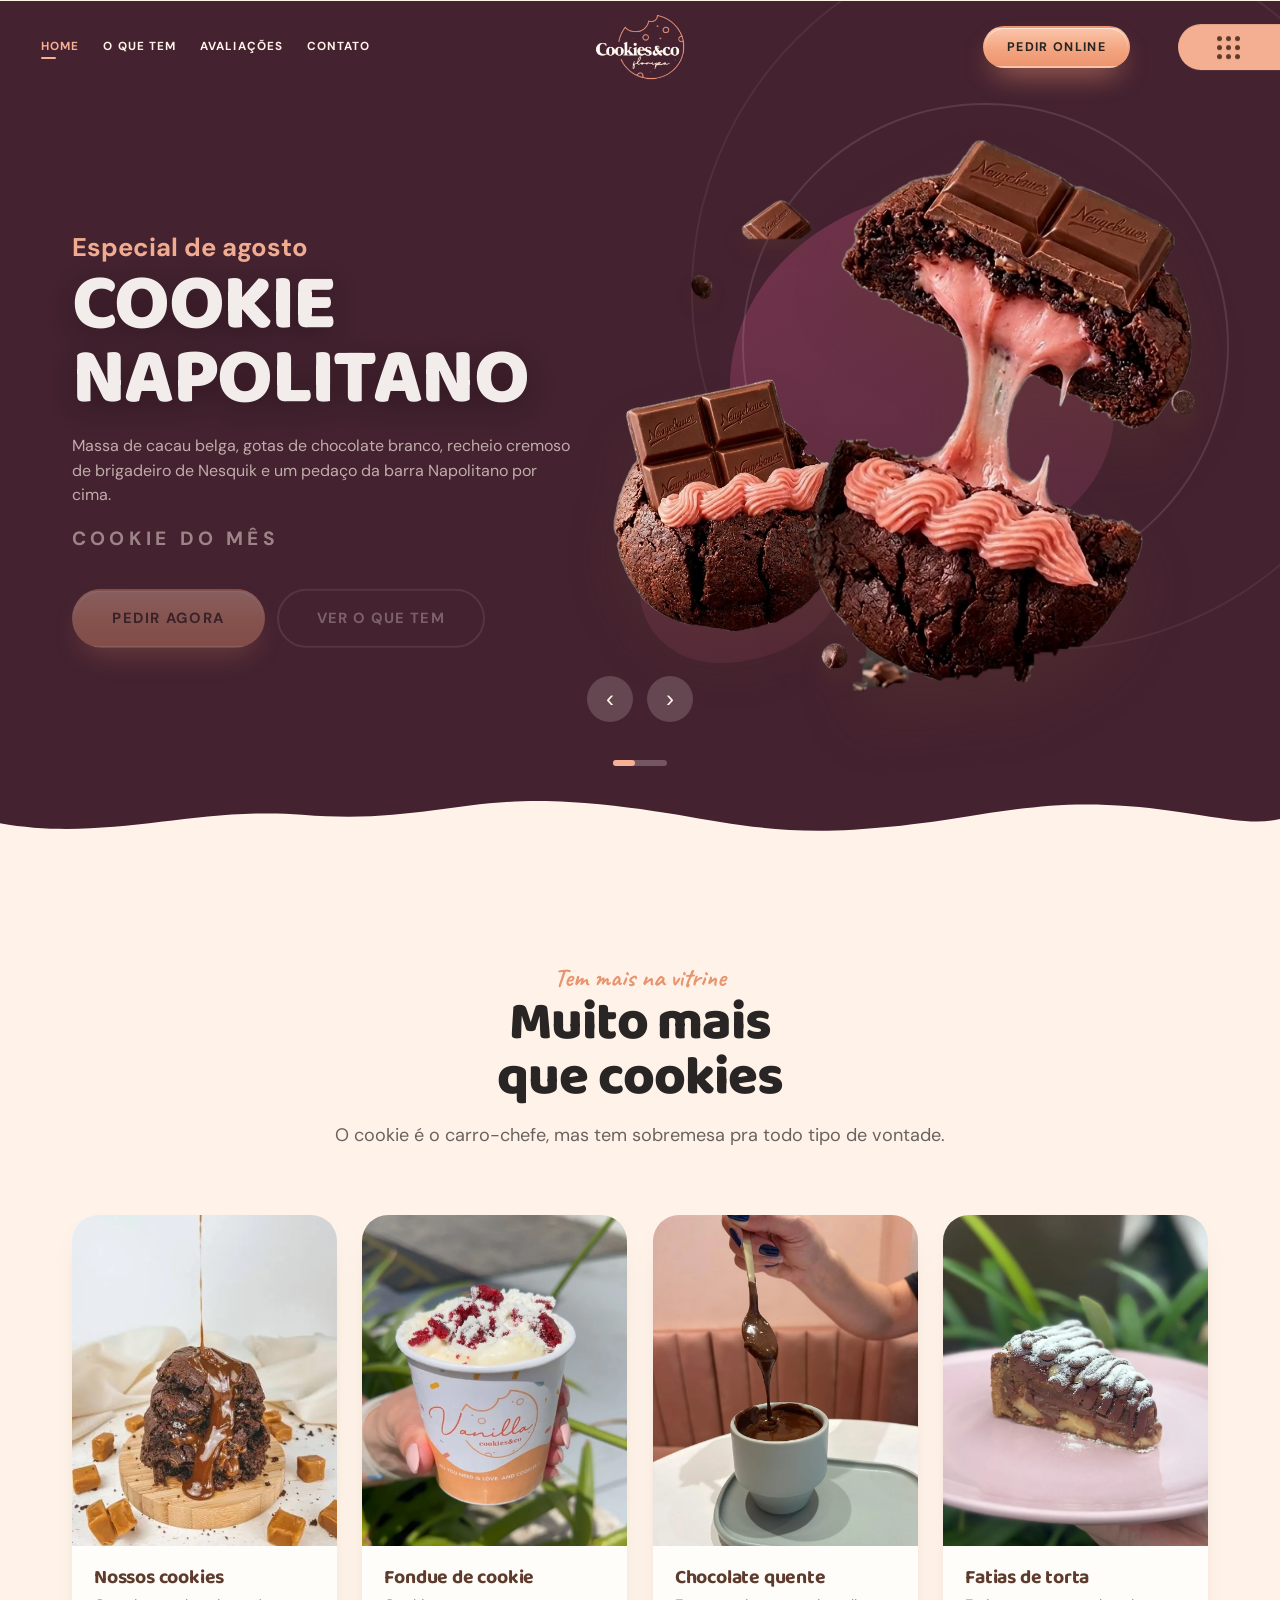
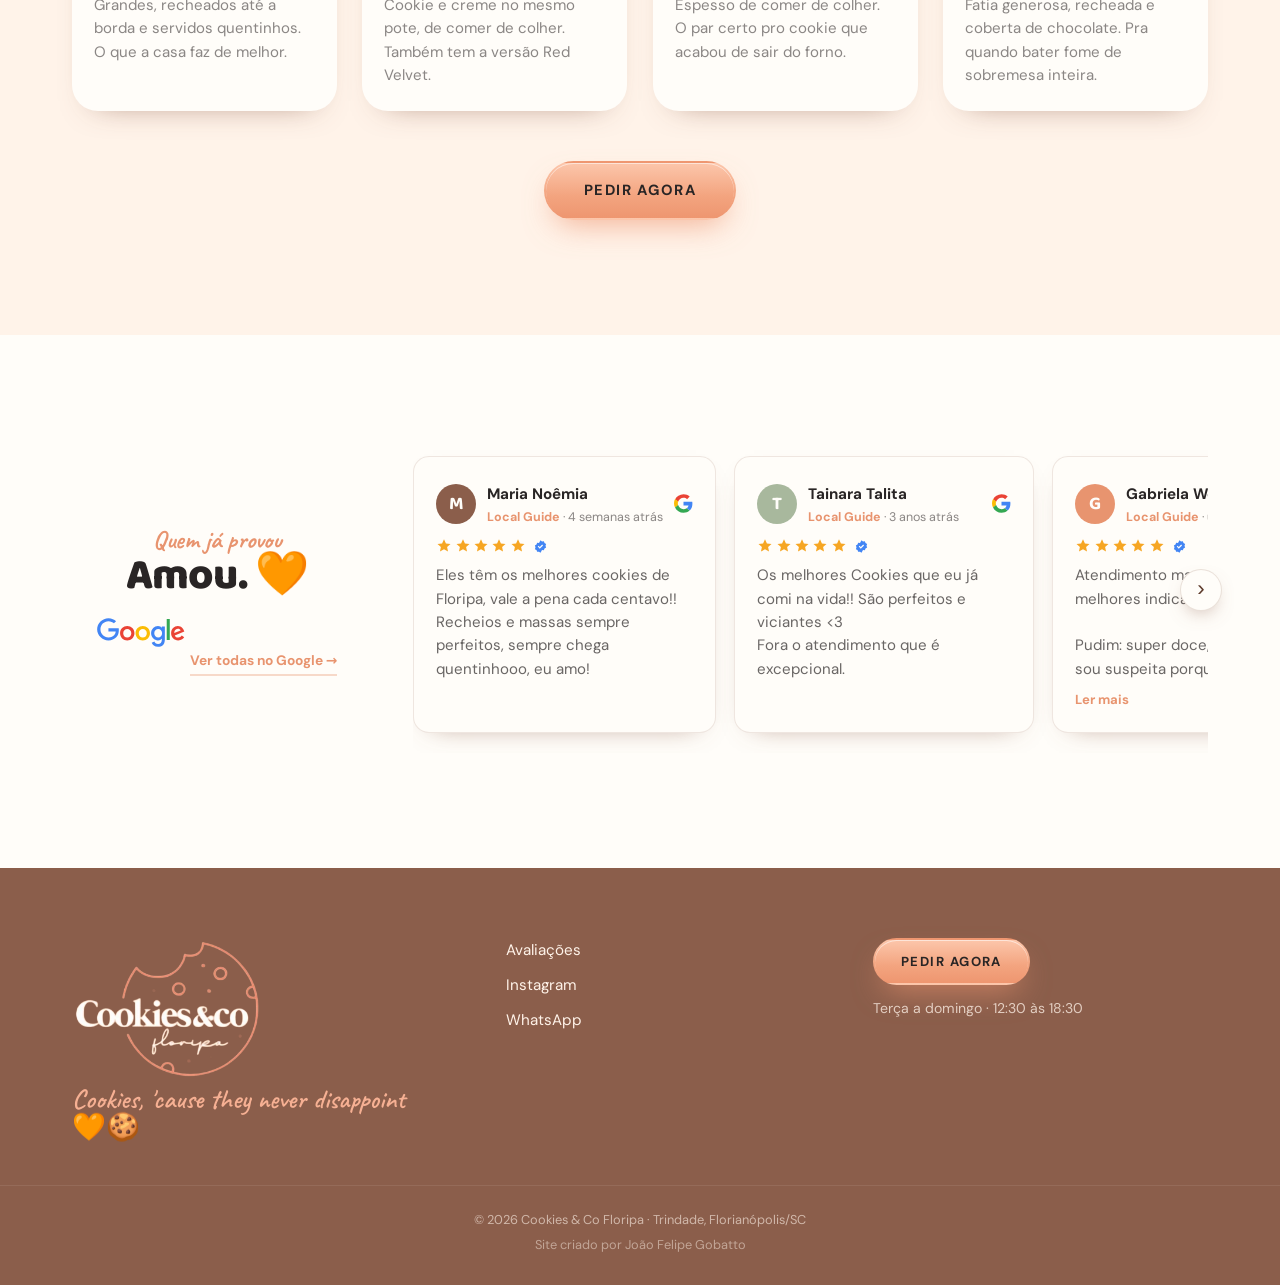
<file: site/index.html>
<!DOCTYPE html>
<html lang="pt-BR">
<head>
<meta charset="UTF-8">
<meta name="viewport" content="width=device-width, initial-scale=1">
<title>Cookies & Co Floripa — cookies recheados e quentinhos na Trindade</title>
<meta name="description" content="Cookies artesanais grandes, recheados e servidos quentinhos na Trindade, Florianópolis. Fondue de cookie, cookie com sorvete e cafés. Delivery, retirada e consumo no local.">
<link rel="canonical" href="https://cookiescofloripa.com.br/">
<meta property="og:type" content="website">
<meta property="og:locale" content="pt_BR">
<meta property="og:title" content="Cookies & Co Floripa — cookies que nunca decepcionam">
<meta property="og:description" content="Cookies grandes, recheados e quentinhos na Trindade. Delivery, retirada e consumo no local.">
<meta property="og:site_name" content="Cookies & Co Floripa">

<link rel="preload" href="assets/fonts/baloo2-latin-4a324d.woff2" as="font" type="font/woff2" crossorigin>
<link rel="preload" href="assets/fonts/dmsans-latin-40fe3c.woff2" as="font" type="font/woff2" crossorigin>
<link rel="stylesheet" href="assets/fonts/fonts.css?v=3">
<link rel="stylesheet" href="assets/css/styles.css?v=3">

<script>
  /* Marca o documento antes da primeira pintura: o CSS esconde o que vai ser
     animado e mostra a cortina. Se o JS da animação não rodar em 3s (falha de
     rede, erro), o próprio script solta tudo — o site nunca fica preso atrás
     da cortina. */
  document.documentElement.classList.add('carregando');
  setTimeout(function () { document.documentElement.classList.remove('carregando'); }, 3000);
</script>
</head>
<body>

<!-- ============================================================
     CORTINA DE ABERTURA — duas cores deslizam pra cima em sequência
     e revelam o site. O JS fica em assets/js/intro.js.
     ============================================================ -->
<div class="cortina" id="cortina" aria-hidden="true">
  <div class="cortina__folha cortina__folha--b"></div>
  <div class="cortina__folha cortina__folha--a">
    <img class="cortina__logo" src="assets/img/logo-claro.webp?v=3" alt="" width="324" height="242">
  </div>
</div>

<!-- ============================================================
     HEADER — mesma arquitetura da referência: menu em caixa alta à
     esquerda, logo centralizada, CTA em pill à direita e a barra
     colorida sangrando na borda direita.
     ============================================================ -->
<header class="hd" id="hd">
  <div class="wrap hd__in">
    <nav class="hd__nav" aria-label="Navegação principal" data-entra="menu">
      <a href="#top" class="is-atual">Home</a>
      <a href="#mais">O que tem</a>
      <a href="#avaliacoes">Avaliações</a>
      <a href="#contato">Contato</a>
    </nav>

    <a class="brand" data-entra href="#top" aria-label="Cookies &amp; Co Floripa — início">
      <img class="logo--claro" src="assets/img/logo-claro.webp?v=3" alt="Cookies &amp; Co Floripa" width="324" height="242">
      <img class="logo--marrom" src="assets/img/logo-marrom.webp?v=3" alt="" aria-hidden="true" width="324" height="242">
    </a>

    <div class="hd__acoes" data-entra>
      <a href="#" class="btn btn--cta btn--sm" data-link="pedido">Pedir online</a>
    </div>

    <button class="hd__burger" aria-label="Abrir menu" aria-expanded="false" aria-controls="menu-mob">
      <span></span><span></span><span></span>
    </button>
  </div>

  <a class="hd__grade" data-entra-grade href="https://instagram.com/cookiescofloripa" target="_blank" rel="noopener"
     aria-label="Instagram da Cookies &amp; Co Floripa" title="@cookiescofloripa">
    <span aria-hidden="true"><i></i><i></i><i></i><i></i><i></i><i></i><i></i><i></i><i></i></span>
  </a>

  <div class="menu-mob" id="menu-mob" hidden>
    <a href="#mais">O que tem</a>
    <a href="#avaliacoes">Avaliações</a>
    <a href="#contato">Contato</a>
    <a href="#" class="btn btn--cta" data-link="pedido">Pedir agora</a>
  </div>
</header>

<main id="top">

<!-- ============================================================
     HERO — espelha o slider da referência (grillburger.com.br):
     fundo chapado full-bleed, blobs orgânicos atrás do produto,
     headline gigante em caixa alta à esquerda, produto explodido
     à direita, setas de navegação e borda recortada embaixo.
     O palco do produto (.stage) é o espaço reservado pro cookie
     interativo — ver site/README.md, seção "O cookie do hero".
     ============================================================ -->
<section class="hero" id="hero" aria-roledescription="carrossel" aria-label="Destaques">
  <div class="hero__bg" aria-hidden="true">
    <span class="hero__blob hero__blob--1"></span>
    <span class="hero__blob hero__blob--2"></span>
    <span class="hero__ring hero__ring--1"></span>
    <span class="hero__ring hero__ring--2"></span>
  </div>

  <div class="wrap hero__in" data-entra-hero>

    <!-- Cada slide carrega o próprio tema. data-bg pinta o fundo da seção,
         data-blob e data-blob2 as formas orgânicas atrás do produto. A cor sai
         do tom dominante da massa do cookie, escurecida — ver site/README.md. -->

    <!-- ---------- slide 1: cookie do mês ----------
         Este slide troca todo mês. O que muda: as três cores do tema, o texto e
         as imagens do palco. Passo a passo em site/README.md, "Cookie do mês". -->
    <article class="hero__slide is-active" role="group" aria-label="1 de 3"
             data-bg="#442230" data-blob="#5E2C40" data-blob2="#7B3753">
      <div class="hero__copy">
        <p class="hero__over">Especial de agosto</p>
        <h1>Cookie<br>Napolitano</h1>
        <p class="hero__desc">Massa de cacau belga, gotas de chocolate branco, recheio cremoso de
          brigadeiro de Nesquik e um pedaço da barra Napolitano por cima.</p>
        <p class="hero__tag">Cookie do mês</p>
        <div class="hero__cta">
          <a href="#" class="btn btn--cta btn--lg btn--pulsa" data-link="pedido" data-produto="napolitano">Pedir agora</a>
          <a href="#mais" class="btn btn--outline-light btn--lg">Ver o que tem</a>
        </div>
      </div>
      <div class="stage">
        <div class="stage__layer camada--inteiro" style="--l:-6%;--t:40%;--w:42%;--f:.45">
          <img src="assets/img/hero/napo-inteiro.webp?v=3" alt="Cookie Napolitano inteiro, com creme rosa e barra de chocolate por cima" width="454" height="496" fetchpriority="high">
        </div>
        <div class="stage__layer camada--chip" style="--l:17%;--t:9%;--w:13%;--f:2.4">
          <img src="assets/img/hero/napo-barra.webp?v=3" alt="" width="172" height="101">
        </div>
        <div class="stage__layer camada--partido" style="--l:28%;--t:-2%;--w:70%;--f:1.15">
          <img src="assets/img/hero/napo-partido.webp?v=3" alt="Cookie Napolitano partido ao meio, com o recheio rosa esticando entre as metades" width="499" height="712" fetchpriority="high">
        </div>
        <div class="stage__layer camada--chip" style="--l:93%;--t:42%;--w:5%;--f:3.1">
          <img src="assets/img/hero/napo-chip-1.webp?v=3" alt="" width="61" height="60">
        </div>
        <div class="stage__layer camada--chip" style="--l:31%;--t:86%;--w:5.5%;--f:2.2">
          <img src="assets/img/hero/napo-chip-2.webp?v=3" alt="" width="62" height="59">
        </div>
        <div class="stage__layer camada--chip" style="--l:8%;--t:22%;--w:4.5%;--f:3.4">
          <img src="assets/img/hero/napo-chip-3.webp?v=3" alt="" width="56" height="62">
        </div>
      </div>
    </article>

    <!-- ---------- slide 1: chocolate ---------- -->
    <article class="hero__slide" role="group" aria-label="2 de 3" aria-hidden="true"
             data-bg="#3A231A" data-blob="#52301F" data-blob2="#6B3F27">
      <div class="hero__copy">
        <p class="hero__over">Que tal pedir</p>
        <h1>Triplo<br>Chocolate</h1>
        <p class="hero__tag">Delivery</p>
        <div class="hero__cta">
          <a href="#" class="btn btn--cta btn--lg btn--pulsa" data-link="pedido" data-produto="triplo-chocolate">Pedir agora</a>
          <a href="#avaliacoes" class="btn btn--outline-light btn--lg">Quem já provou</a>
        </div>
      </div>

      <!-- Cookie interativo. Cada camada é um recorte com fundo transparente que
           anda em ritmo próprio com o mouse e se abre no hover.
           Posição de cada uma: --l esquerda, --t topo, --w largura (% do palco). -->
      <div class="stage">
        <div class="stage__layer camada--inteiro" style="--l:-4%;--t:38%;--w:40%;--f:.45">
          <img src="assets/img/hero/cookie-inteiro.webp?v=3" alt="Cookie Triplo Chocolate inteiro" width="857" height="888">
        </div>
        <div class="stage__layer camada--chip" style="--l:14%;--t:10%;--w:6%;--f:2.6">
          <img src="assets/img/hero/chip-2.webp?v=3" alt="" width="115" height="117">
        </div>
        <div class="stage__layer camada--partido" style="--l:24%;--t:-4%;--w:76%;--f:1.15">
          <img src="assets/img/hero/cookie-partido.webp?v=3" alt="Cookie Triplo Chocolate partido ao meio, com creme e doce de leite escorrendo" width="925" height="1290" fetchpriority="high">
        </div>
        <div class="stage__layer camada--chip" style="--l:93%;--t:46%;--w:6%;--f:3.1">
          <img src="assets/img/hero/chip-3.webp?v=3" alt="" width="110" height="116">
        </div>
        <div class="stage__layer camada--chip" style="--l:34%;--t:88%;--w:6.5%;--f:2.2">
          <img src="assets/img/hero/chip-1.webp?v=3" alt="" width="116" height="121">
        </div>
      </div>
    </article>

    <!-- ---------- slide 2: Red Ninho ---------- -->
    <article class="hero__slide" role="group" aria-label="3 de 3" aria-hidden="true"
             data-bg="#4E1217" data-blob="#6D181E" data-blob2="#8C1D25">
      <div class="hero__copy">
        <p class="hero__over">Já provou o</p>
        <h1>Red Ninho<br>recheado?</h1>
        <p class="hero__tag">Delivery</p>
        <div class="hero__cta">
          <a href="#" class="btn btn--cta btn--lg btn--pulsa" data-link="pedido" data-produto="red-ninho">Pedir agora</a>
          <a href="#avaliacoes" class="btn btn--outline-light btn--lg">Quem já provou</a>
        </div>
      </div>
      <div class="stage">
        <div class="stage__layer camada--inteiro" style="--l:-4%;--t:38%;--w:40%;--f:.45">
          <img src="assets/img/hero/ninho-inteiro.webp?v=3" alt="Cookie Red Ninho inteiro" loading="lazy" width="835" height="853">
        </div>
        <div class="stage__layer camada--chip" style="--l:14%;--t:10%;--w:6%;--f:2.6">
          <img src="assets/img/hero/ninho-chip-3.webp?v=3" alt="" loading="lazy" width="111" height="114">
        </div>
        <div class="stage__layer camada--partido" style="--l:24%;--t:-4%;--w:76%;--f:1.15">
          <img src="assets/img/hero/ninho-partido.webp?v=3" alt="Cookie Red Ninho partido ao meio, com o recheio de creme escorrendo" loading="lazy" width="899" height="1252">
        </div>
        <div class="stage__layer camada--chip" style="--l:93%;--t:46%;--w:6%;--f:3.1">
          <img src="assets/img/hero/ninho-chip-2.webp?v=3" alt="" loading="lazy" width="110" height="117">
        </div>
        <div class="stage__layer camada--chip" style="--l:34%;--t:88%;--w:6.5%;--f:2.2">
          <img src="assets/img/hero/ninho-chip-1.webp?v=3" alt="" loading="lazy" width="114" height="121">
        </div>
      </div>
    </article>

    <!-- Quando chegarem as fotos do fondue e do cookie com sorvete, é só duplicar
         um slide acima trocando texto e imagem — o slider já conta os slides sozinho. -->
  </div>

  <div class="hero__arrows">
    <button class="hero__arrow" data-slide="-1" aria-label="Destaque anterior">‹</button>
    <button class="hero__arrow" data-slide="1" aria-label="Próximo destaque">›</button>
  </div>

  <a class="hero__scroll" href="#avaliacoes" aria-label="Rolar para o conteúdo"><span></span></a>

  <svg class="hero__edge" viewBox="0 0 1440 60" preserveAspectRatio="none" aria-hidden="true">
    <path d="M0,60 L0,34 C120,52 220,18 340,26 C470,35 520,8 640,14 C780,21 830,46 960,40 C1090,34 1150,10 1270,18 C1350,23 1400,38 1440,30 L1440,60 Z"/>
  </svg>
</section>

<!-- ============================================================
     MUITO MAIS QUE COOKIES — o que a loja vende além do cookie.
     Cartão com foto em retrato, nome e uma linha. Foto que falta vira
     placeholder identificado, como no resto do site.
     ============================================================ -->
<section class="sec mais" id="mais">
  <div class="wrap">
    <header class="sec__hd">
      <p class="over">Tem mais na vitrine</p>
      <h2>Muito mais<br>que cookies</h2>
      <p class="lead lead--centro">O cookie é o carro-chefe, mas tem sobremesa pra todo tipo de vontade.</p>
    </header>

    <div class="mais__grade">
      <article class="prod">
        <figure class="shot shot--prod" data-shot="cookies">
          <img src="assets/img/produtos/cookies.webp?v=3" alt="Pilha de cookies de chocolate com doce de leite escorrendo por cima" loading="lazy" width="409" height="511">
        </figure>
        <h3>Nossos cookies</h3>
        <p>Grandes, recheados até a borda e servidos quentinhos. O que a casa faz de melhor.</p>
      </article>

      <article class="prod">
        <figure class="shot shot--prod" data-shot="fondue de cookie">
          <img src="assets/img/produtos/fondue.webp?v=3" alt="Fondue de cookie servido no copo, com farofa de cookie e pedaços de red velvet por cima" loading="lazy" width="900" height="1125">
        </figure>
        <h3>Fondue de cookie</h3>
        <p>Cookie e creme no mesmo pote, de comer de colher. Também tem a versão Red Velvet.</p>
      </article>

      <article class="prod">
        <figure class="shot shot--prod" data-shot="chocolate quente">
          <img src="assets/img/produtos/chocolate-quente.webp?v=3" alt="Chocolate quente cremoso numa xícara, com a colher levantando o chocolate" loading="lazy" width="900" height="1125">
        </figure>
        <h3>Chocolate quente</h3>
        <p>Espesso de comer de colher. O par certo pro cookie que acabou de sair do forno.</p>
      </article>

      <article class="prod">
        <figure class="shot shot--prod" data-shot="fatia de torta">
          <img src="assets/img/produtos/torta.webp?v=3" alt="Fatia de torta com camadas de creme e cobertura de chocolate polvilhada" loading="lazy" width="900" height="1125">
        </figure>
        <h3>Fatias de torta</h3>
        <p>Fatia generosa, recheada e coberta de chocolate. Pra quando bater fome de sobremesa inteira.</p>
      </article>
    </div>

    <div class="center mais__cta">
      <a href="#" class="btn btn--cta btn--lg" data-link="pedido">Pedir agora</a>
    </div>
  </div>
</section>

<!-- ============================================================
     AVALIAÇÕES — resumo à esquerda, carrossel de depoimentos à direita.
     Os dados vivem na lista AVALIACOES em assets/js/main.js.
     ============================================================ -->
<section class="sec avals" id="avaliacoes">
  <div class="wrap avals__in">

    <aside class="avals__resumo">
      <!-- Enquanto a nota do Google não estiver confirmada, o bloco vira título de
           seção. Assim que RESUMO for preenchido em main.js, ele troca sozinho. -->
      <div class="avals__titulo" data-titulo>
        <p class="over">Quem já provou</p>
        <h2>Amou. 🧡</h2>
      </div>
      <div class="avals__placar" data-placar hidden>
        <p class="avals__selo" data-selo>—</p>
        <div class="avals__nota">
          <strong data-nota>—</strong>
          <span class="estrelas estrelas--lg" data-estrelas aria-hidden="true"></span>
        </div>
        <p class="avals__total">Com base em <b data-total>—</b> avaliações</p>
      </div>
      <svg class="avals__google" viewBox="0 0 272 92" role="img" aria-label="Google">
        <path fill="#EA4335" d="M115.75 47.18c0 12.77-9.99 22.18-22.25 22.18s-22.25-9.41-22.25-22.18C71.25 34.32 81.24 25 93.5 25s22.25 9.32 22.25 22.18zm-9.74 0c0-7.98-5.79-13.44-12.51-13.44S80.99 39.2 80.99 47.18c0 7.9 5.79 13.44 12.51 13.44s12.51-5.55 12.51-13.44z"/>
        <path fill="#FBBC05" d="M163.75 47.18c0 12.77-9.99 22.18-22.25 22.18s-22.25-9.41-22.25-22.18c0-12.85 9.99-22.18 22.25-22.18s22.25 9.32 22.25 22.18zm-9.74 0c0-7.98-5.79-13.44-12.51-13.44s-12.51 5.46-12.51 13.44c0 7.9 5.79 13.44 12.51 13.44s12.51-5.55 12.51-13.44z"/>
        <path fill="#4285F4" d="M209.75 26.34v39.82c0 16.38-9.66 23.07-21.08 23.07-10.75 0-17.22-7.19-19.66-13.07l8.48-3.53c1.51 3.61 5.21 7.87 11.17 7.87 7.31 0 11.84-4.51 11.84-13v-3.19h-.34c-2.18 2.69-6.38 5.04-11.68 5.04-11.09 0-21.25-9.66-21.25-22.09 0-12.52 10.16-22.26 21.25-22.26 5.29 0 9.49 2.35 11.68 4.96h.34v-3.61h9.25zm-8.56 20.92c0-7.81-5.21-13.52-11.84-13.52-6.72 0-12.35 5.71-12.35 13.52 0 7.73 5.63 13.36 12.35 13.36 6.63 0 11.84-5.63 11.84-13.36z"/>
        <path fill="#34A853" d="M225 3v65h-9.5V3h9.5z"/>
        <path fill="#EA4335" d="M262.02 54.48l7.56 5.04c-2.44 3.61-8.32 9.83-18.48 9.83-12.6 0-22.01-9.74-22.01-22.18 0-13.19 9.49-22.18 20.92-22.18 11.51 0 17.14 9.16 18.98 14.11l1.01 2.52-29.65 12.28c2.27 4.45 5.8 6.72 10.75 6.72 4.96 0 8.4-2.44 10.92-6.14zm-23.27-7.98l19.82-8.23c-1.09-2.77-4.37-4.7-8.23-4.7-4.95 0-11.84 4.37-11.59 12.93z"/>
        <path fill="#4285F4" d="M35.29 41.41V32H67c.31 1.64.47 3.58.47 5.68 0 7.06-1.93 15.79-8.15 22.01-6.05 6.3-13.78 9.66-24.02 9.66C16.32 69.35.36 53.89.36 34.91.36 15.93 16.32.47 35.3.47c10.5 0 17.98 4.12 23.6 9.49l-6.64 6.64c-4.03-3.78-9.49-6.72-16.97-6.72-13.86 0-24.7 11.17-24.7 25.03 0 13.86 10.84 25.03 24.7 25.03 8.99 0 14.11-3.61 17.39-6.89 2.66-2.66 4.41-6.46 5.1-11.65l-22.49.01z"/>
      </svg>
      <a class="avals__link" href="#" data-link="google" target="_blank" rel="noopener">Ver todas no Google →</a>
    </aside>

    <div class="avals__carrossel">
      <div class="avals__trilho" id="avals-trilho" role="list"></div>
      <button class="avals__seta avals__seta--esq" data-avals="-1" aria-label="Avaliações anteriores">‹</button>
      <button class="avals__seta avals__seta--dir" data-avals="1" aria-label="Próximas avaliações">›</button>
    </div>
  </div>
</section>


</main>

<!-- ============ FOOTER ============ -->
<footer class="ft" id="contato">
  <div class="wrap ft__in">
    <div class="ft__brand">
      <img src="assets/img/logo-claro.webp?v=3" alt="Cookies &amp; Co Floripa" width="324" height="242" loading="lazy">
      <p class="hand">Cookies, 'cause they never disappoint <span class="nowrap">🧡🍪</span></p>
    </div>
    <nav class="ft__nav" aria-label="Rodapé">
      <a href="#avaliacoes">Avaliações</a>
      <a href="https://instagram.com/cookiescofloripa" target="_blank" rel="noopener">Instagram</a>
      <a href="#" data-link="whatsapp">WhatsApp</a>
    </nav>
    <div class="ft__cta">
      <a href="#" class="btn btn--cta" data-link="pedido">Pedir agora</a>
      <p>Terça a domingo · 12:30 às 18:30</p>
    </div>
  </div>
  <p class="ft__copy">
    © <span id="ano"></span> Cookies &amp; Co Floripa · Trindade, Florianópolis/SC<br>
    <span class="ft__autor">Site criado por João Felipe Gobatto</span>
  </p>
</footer>

<!-- ============ BOTÃO FIXO MOBILE ============ -->
<a href="#" class="fab" data-link="pedido">Pedir agora</a>

<script src="assets/js/gsap.min.js?v=3"></script>
<script src="assets/js/main.js?v=3"></script>
<script src="assets/js/intro.js?v=3"></script>
</body>
</html>
</file>
<file: site/assets/fonts/fonts.css>
/* Fontes auto-hospedadas (Google Fonts) — sem dependência externa */

@font-face {
  font-family: 'Baloo 2';
  font-style: normal;
  font-weight: 600;
  font-display: swap;
  src: url(./baloo2-latin-ext-0d1ee7.woff2) format('woff2');
  unicode-range: U+0100-02BA, U+02BD-02C5, U+02C7-02CC, U+02CE-02D7, U+02DD-02FF, U+0304, U+0308, U+0329, U+1D00-1DBF, U+1E00-1E9F, U+1EF2-1EFF, U+2020, U+20A0-20AB, U+20AD-20C0, U+2113, U+2C60-2C7F, U+A720-A7FF;
}

@font-face {
  font-family: 'Baloo 2';
  font-style: normal;
  font-weight: 600;
  font-display: swap;
  src: url(./baloo2-latin-4a324d.woff2) format('woff2');
  unicode-range: U+0000-00FF, U+0131, U+0152-0153, U+02BB-02BC, U+02C6, U+02DA, U+02DC, U+0304, U+0308, U+0329, U+2000-206F, U+20AC, U+2122, U+2191, U+2193, U+2212, U+2215, U+FEFF, U+FFFD;
}

@font-face {
  font-family: 'Baloo 2';
  font-style: normal;
  font-weight: 700;
  font-display: swap;
  src: url(./baloo2-latin-ext-0d1ee7.woff2) format('woff2');
  unicode-range: U+0100-02BA, U+02BD-02C5, U+02C7-02CC, U+02CE-02D7, U+02DD-02FF, U+0304, U+0308, U+0329, U+1D00-1DBF, U+1E00-1E9F, U+1EF2-1EFF, U+2020, U+20A0-20AB, U+20AD-20C0, U+2113, U+2C60-2C7F, U+A720-A7FF;
}

@font-face {
  font-family: 'Baloo 2';
  font-style: normal;
  font-weight: 700;
  font-display: swap;
  src: url(./baloo2-latin-4a324d.woff2) format('woff2');
  unicode-range: U+0000-00FF, U+0131, U+0152-0153, U+02BB-02BC, U+02C6, U+02DA, U+02DC, U+0304, U+0308, U+0329, U+2000-206F, U+20AC, U+2122, U+2191, U+2193, U+2212, U+2215, U+FEFF, U+FFFD;
}

@font-face {
  font-family: 'Baloo 2';
  font-style: normal;
  font-weight: 800;
  font-display: swap;
  src: url(./baloo2-latin-ext-0d1ee7.woff2) format('woff2');
  unicode-range: U+0100-02BA, U+02BD-02C5, U+02C7-02CC, U+02CE-02D7, U+02DD-02FF, U+0304, U+0308, U+0329, U+1D00-1DBF, U+1E00-1E9F, U+1EF2-1EFF, U+2020, U+20A0-20AB, U+20AD-20C0, U+2113, U+2C60-2C7F, U+A720-A7FF;
}

@font-face {
  font-family: 'Baloo 2';
  font-style: normal;
  font-weight: 800;
  font-display: swap;
  src: url(./baloo2-latin-4a324d.woff2) format('woff2');
  unicode-range: U+0000-00FF, U+0131, U+0152-0153, U+02BB-02BC, U+02C6, U+02DA, U+02DC, U+0304, U+0308, U+0329, U+2000-206F, U+20AC, U+2122, U+2191, U+2193, U+2212, U+2215, U+FEFF, U+FFFD;
}

@font-face {
  font-family: 'Caveat';
  font-style: normal;
  font-weight: 600;
  font-display: swap;
  src: url(./caveat-latin-ext-60fd7f.woff2) format('woff2');
  unicode-range: U+0100-02BA, U+02BD-02C5, U+02C7-02CC, U+02CE-02D7, U+02DD-02FF, U+0304, U+0308, U+0329, U+1D00-1DBF, U+1E00-1E9F, U+1EF2-1EFF, U+2020, U+20A0-20AB, U+20AD-20C0, U+2113, U+2C60-2C7F, U+A720-A7FF;
}

@font-face {
  font-family: 'Caveat';
  font-style: normal;
  font-weight: 600;
  font-display: swap;
  src: url(./caveat-latin-14ecf1.woff2) format('woff2');
  unicode-range: U+0000-00FF, U+0131, U+0152-0153, U+02BB-02BC, U+02C6, U+02DA, U+02DC, U+0304, U+0308, U+0329, U+2000-206F, U+20AC, U+2122, U+2191, U+2193, U+2212, U+2215, U+FEFF, U+FFFD;
}

@font-face {
  font-family: 'Caveat';
  font-style: normal;
  font-weight: 700;
  font-display: swap;
  src: url(./caveat-latin-ext-60fd7f.woff2) format('woff2');
  unicode-range: U+0100-02BA, U+02BD-02C5, U+02C7-02CC, U+02CE-02D7, U+02DD-02FF, U+0304, U+0308, U+0329, U+1D00-1DBF, U+1E00-1E9F, U+1EF2-1EFF, U+2020, U+20A0-20AB, U+20AD-20C0, U+2113, U+2C60-2C7F, U+A720-A7FF;
}

@font-face {
  font-family: 'Caveat';
  font-style: normal;
  font-weight: 700;
  font-display: swap;
  src: url(./caveat-latin-14ecf1.woff2) format('woff2');
  unicode-range: U+0000-00FF, U+0131, U+0152-0153, U+02BB-02BC, U+02C6, U+02DA, U+02DC, U+0304, U+0308, U+0329, U+2000-206F, U+20AC, U+2122, U+2191, U+2193, U+2212, U+2215, U+FEFF, U+FFFD;
}

@font-face {
  font-family: 'DM Sans';
  font-style: normal;
  font-weight: 400;
  font-display: swap;
  src: url(./dmsans-latin-ext-e5bab1.woff2) format('woff2');
  unicode-range: U+0100-02BA, U+02BD-02C5, U+02C7-02CC, U+02CE-02D7, U+02DD-02FF, U+0304, U+0308, U+0329, U+1D00-1DBF, U+1E00-1E9F, U+1EF2-1EFF, U+2020, U+20A0-20AB, U+20AD-20C0, U+2113, U+2C60-2C7F, U+A720-A7FF;
}

@font-face {
  font-family: 'DM Sans';
  font-style: normal;
  font-weight: 400;
  font-display: swap;
  src: url(./dmsans-latin-40fe3c.woff2) format('woff2');
  unicode-range: U+0000-00FF, U+0131, U+0152-0153, U+02BB-02BC, U+02C6, U+02DA, U+02DC, U+0304, U+0308, U+0329, U+2000-206F, U+20AC, U+2122, U+2191, U+2193, U+2212, U+2215, U+FEFF, U+FFFD;
}

@font-face {
  font-family: 'DM Sans';
  font-style: normal;
  font-weight: 500;
  font-display: swap;
  src: url(./dmsans-latin-ext-e5bab1.woff2) format('woff2');
  unicode-range: U+0100-02BA, U+02BD-02C5, U+02C7-02CC, U+02CE-02D7, U+02DD-02FF, U+0304, U+0308, U+0329, U+1D00-1DBF, U+1E00-1E9F, U+1EF2-1EFF, U+2020, U+20A0-20AB, U+20AD-20C0, U+2113, U+2C60-2C7F, U+A720-A7FF;
}

@font-face {
  font-family: 'DM Sans';
  font-style: normal;
  font-weight: 500;
  font-display: swap;
  src: url(./dmsans-latin-40fe3c.woff2) format('woff2');
  unicode-range: U+0000-00FF, U+0131, U+0152-0153, U+02BB-02BC, U+02C6, U+02DA, U+02DC, U+0304, U+0308, U+0329, U+2000-206F, U+20AC, U+2122, U+2191, U+2193, U+2212, U+2215, U+FEFF, U+FFFD;
}

@font-face {
  font-family: 'DM Sans';
  font-style: normal;
  font-weight: 700;
  font-display: swap;
  src: url(./dmsans-latin-ext-e5bab1.woff2) format('woff2');
  unicode-range: U+0100-02BA, U+02BD-02C5, U+02C7-02CC, U+02CE-02D7, U+02DD-02FF, U+0304, U+0308, U+0329, U+1D00-1DBF, U+1E00-1E9F, U+1EF2-1EFF, U+2020, U+20A0-20AB, U+20AD-20C0, U+2113, U+2C60-2C7F, U+A720-A7FF;
}

@font-face {
  font-family: 'DM Sans';
  font-style: normal;
  font-weight: 700;
  font-display: swap;
  src: url(./dmsans-latin-40fe3c.woff2) format('woff2');
  unicode-range: U+0000-00FF, U+0131, U+0152-0153, U+02BB-02BC, U+02C6, U+02DA, U+02DC, U+0304, U+0308, U+0329, U+2000-206F, U+20AC, U+2122, U+2191, U+2193, U+2212, U+2215, U+FEFF, U+FFFD;
}
</file>
<file: site/assets/css/styles.css>
/* ============================================================
   Cookies & Co Floripa
   Paleta e tipografia vêm de identidade/design-guide.md
   Estrutura de seções espelha a referência (grillburger.com.br)
   ============================================================ */

:root{
  --creme:#FFF3E9;
  --branco:#FFFDF9;
  --peach:#F6B093;
  --peach-esc:#E8946F;
  --marrom:#8B5E4B;
  --marrom-esc:#5E3B2C;
  --verde:#A8B89D;
  --tinta:#292525;
  --tinta-70:rgba(41,37,37,.7);
  --tinta-55:rgba(41,37,37,.55);

  --display:"Baloo 2",system-ui,sans-serif;
  --corpo:"DM Sans",system-ui,sans-serif;
  --mao:"Caveat",cursive;

  --r-card:26px;
  --r-sm:16px;
  --sombra:0 18px 40px -22px rgba(139,94,75,.45);
  --sombra-alta:0 30px 60px -28px rgba(139,94,75,.55);
  --wrap:1180px;
  --hd-h:94px;
}

*,*::before,*::after{box-sizing:border-box}
html{scroll-behavior:smooth;scroll-padding-top:calc(var(--hd-h) + 20px)}
body{
  margin:0;
  background:var(--creme);
  color:var(--tinta);
  font:400 17px/1.65 var(--corpo);
  -webkit-font-smoothing:antialiased;
  overflow-x:hidden;
}
img{max-width:100%;display:block}
a{color:inherit;text-decoration:none}
ul{margin:0;padding:0;list-style:none}
h1,h2,h3{font-family:var(--display);font-weight:800;line-height:1.02;letter-spacing:-.02em;margin:0}
h1{font-size:clamp(2.9rem,6.6vw,5rem)}
h2{font-size:clamp(2.1rem,4.4vw,3.4rem)}
h3{font-size:1.15rem;font-weight:700;letter-spacing:-.01em}
p{margin:0 0 1rem}

.wrap{width:100%;max-width:var(--wrap);margin-inline:auto;padding-inline:22px}
.center{text-align:center}
.row{display:flex;gap:12px;flex-wrap:wrap}
.sec{padding:clamp(70px,9vw,120px) 0;position:relative}
.sec__hd{text-align:center;max-width:720px;margin:0 auto clamp(38px,5vw,64px)}
.sec__hd p{margin-bottom:.35rem}
.sec h2{margin-bottom:1.1rem}
.sec__hd h2{margin-bottom:0}

/* --- tipos de apoio --- */
.over{
  font-family:var(--mao);font-size:1.6rem;font-weight:700;
  color:var(--peach-esc);margin:0 0 .2rem;line-height:1;
}
.over--light{color:var(--peach)}
.hand{font-family:var(--mao);font-size:1.7rem;color:var(--peach-esc);margin:0 0 .4rem;line-height:1}
.lead{font-size:1.13rem;color:var(--tinta-70);max-width:44ch}
.lead--centro{margin-inline:auto;max-width:52ch;margin-top:.9rem}
.hl{position:relative;display:inline-block;color:var(--marrom)}
.hl::after{
  content:"";position:absolute;left:-.05em;right:-.05em;bottom:-.02em;height:.22em;
  background:var(--peach);border-radius:.3em;z-index:-1;transform:rotate(-.7deg);
}
.hl--light{color:var(--creme)}
.hl--light::after{background:rgba(246,176,147,.62)}

/* --- botões --- */
.btn{
  --bg:var(--peach);--fg:var(--tinta);
  display:inline-flex;align-items:center;gap:.5em;
  background:var(--bg);color:var(--fg);
  font:700 .82rem/1 var(--corpo);letter-spacing:.09em;text-transform:uppercase;
  padding:15px 26px;border-radius:999px;border:2px solid transparent;
  cursor:pointer;white-space:nowrap;
  transition:transform .22s cubic-bezier(.2,.8,.3,1),box-shadow .22s,background .22s;
  box-shadow:0 10px 22px -14px rgba(139,94,75,.9);
}
.btn:hover{transform:translateY(-3px);box-shadow:0 16px 28px -14px rgba(139,94,75,.85)}
.btn:active{transform:translateY(-1px)}
.btn--primary{--bg:var(--peach)}
.btn--primary:hover{--bg:var(--peach-esc)}
.btn--accent{--bg:var(--creme);--fg:var(--marrom-esc)}
.btn--ghost{--bg:transparent;--fg:var(--marrom);border-color:rgba(139,94,75,.24);box-shadow:none}
.btn--ghost:hover{--bg:rgba(139,94,75,.07);border-color:rgba(139,94,75,.45)}
.btn--outline-light{--bg:transparent;--fg:rgba(255,243,233,.82);border-color:rgba(255,243,233,.26);box-shadow:none}
.btn--outline-light:hover{--bg:rgba(255,243,233,.1);--fg:var(--creme);border-color:rgba(255,243,233,.5)}
.btn--dark{--bg:var(--marrom-esc);--fg:var(--creme)}
.btn--dark:hover{--bg:var(--marrom)}
.btn--outline-dark{--bg:transparent;--fg:var(--marrom-esc);border-color:rgba(94,59,44,.45);box-shadow:none}
.btn--outline-dark:hover{--bg:rgba(94,59,44,.1)}
.btn--lg{padding:20px 38px;font-size:.92rem}
.btn--sm{padding:13px 22px;font-size:.78rem}

/* --- CTA de pedido: é o botão que tem que puxar o olho --- */
.btn--cta{
  --fg:var(--tinta);
  position:relative;overflow:hidden;isolation:isolate;
  background:linear-gradient(180deg,#FCC6AB 0%,#F3A47F 60%,#EE9670 100%);
  letter-spacing:.11em;
  box-shadow:
    0 14px 30px -10px rgba(238,150,112,.7),
    0 0 0 0 rgba(246,176,147,.55),
    inset 0 1px 0 rgba(255,255,255,.55);
}
/* brilho que atravessa o botão no hover */
.btn--cta::before{
  content:"";position:absolute;inset:0;z-index:-1;
  background:linear-gradient(105deg,transparent 35%,rgba(255,255,255,.65) 50%,transparent 65%);
  translate:-120% 0;transition:translate .65s cubic-bezier(.2,.8,.3,1);
}
.btn--cta:hover{
  background:linear-gradient(180deg,#FFD5BC 0%,#F8B08D 60%,#F2A17B 100%);
  box-shadow:
    0 20px 40px -12px rgba(238,150,112,.85),
    0 0 0 6px rgba(246,176,147,.22),
    inset 0 1px 0 rgba(255,255,255,.6);
}
.btn--cta:hover::before{translate:120% 0}

/* respiro lento só no CTA do hero, que é o ponto de conversão principal */
.btn--pulsa{animation:respira 3.4s ease-in-out infinite}
@keyframes respira{
  0%,100%{box-shadow:
    0 14px 30px -10px rgba(238,150,112,.7),
    0 0 0 0 rgba(246,176,147,.5),
    inset 0 1px 0 rgba(255,255,255,.55)}
  55%{box-shadow:
    0 16px 34px -10px rgba(238,150,112,.8),
    0 0 0 12px rgba(246,176,147,0),
    inset 0 1px 0 rgba(255,255,255,.55)}
}
.btn--pulsa:hover{animation:none}

/* ============================================================
   CORTINA DE ABERTURA
   Duas folhas cobrindo a tela. Elas saem pra cima em sequência, e o que
   estava atrás aparece. O CSS já as deixa no lugar antes de qualquer JS,
   então não existe o quadro em que o site aparece sem cortina.
   ============================================================ */
.cortina{position:fixed;inset:0;z-index:200;pointer-events:none;display:none}
/* enquanto o CSS manda (antes do JS pegar), a cortina acompanha o .carregando */
.carregando .cortina{display:block;pointer-events:auto}
/* quando o JS assume, ela passa a depender só de si: soltar o conteúdo pra
   cascata não pode fazer a cortina sumir no meio do movimento */
.cortina.is-ativa{display:block;pointer-events:auto}
.cortina__folha{position:absolute;inset:0;will-change:transform}
.cortina__folha--a{background:var(--marrom-esc);display:grid;place-items:center;z-index:2}
.cortina__folha--b{background:var(--peach);z-index:1}
.cortina__logo{width:min(46vw,230px);height:auto}

/* o que entra em cascata começa invisível — mas só enquanto o JS estiver no
   comando. Sem JS, ou se ele falhar, a página aparece inteira. */
.carregando [data-entra],
.carregando [data-entra-grade],
.carregando [data-entra-hero] .hero__copy > *,
.carregando [data-entra-hero] .stage{opacity:0}

@media (prefers-reduced-motion:reduce){
  .cortina{display:none!important}
  .carregando [data-entra],
  .carregando [data-entra-grade],
  .carregando [data-entra-hero] .hero__copy > *,
  .carregando [data-entra-hero] .stage{opacity:1}
}

/* ============================================================
   HEADER — menu em caixa alta à esquerda, logo no centro, CTA à
   direita e a barra sangrando na borda, como na referência.
   ============================================================ */
.hd{
  position:sticky;top:0;z-index:60;
  background:rgba(255,253,249,.86);backdrop-filter:blur(14px);
  border-bottom:1px solid rgba(139,94,75,.1);
  transition:box-shadow .3s,background .3s,border-color .3s;
}
/* no topo o header flutua sobre a cor do hero */
.hd:not(.is-stuck){background:transparent;backdrop-filter:none;border-color:transparent}
/* o hero é escuro e muda de cor por slide: enquanto o header flutua sobre ele,
   menu, logo e botões viram claros. Quando fixa no creme, tudo volta ao marrom. */
.hd:not(.is-stuck) .hd__nav a{color:var(--creme)}
.hd:not(.is-stuck) .hd__nav a.is-atual{color:var(--peach)}
.hd:not(.is-stuck) .hd__acoes .btn{--bg:var(--peach);--fg:var(--tinta)}
.hd:not(.is-stuck) .hd__burger span{background:var(--creme)}
.hd:not(.is-stuck) .hd__grade{background:var(--peach)}
.hd:not(.is-stuck) .hd__grade:hover{background:var(--branco)}
.hd:not(.is-stuck) .hd__grade i{background:var(--marrom-esc)}
.hd:not(.is-stuck) .brand .logo--claro{display:block}
.hd:not(.is-stuck) .brand .logo--marrom{display:none}
.hd.is-stuck{box-shadow:0 12px 30px -24px rgba(139,94,75,.9);background:rgba(255,253,249,.96)}

.hd__in{
  display:grid;align-items:center;min-height:var(--hd-h);
  /* minmax(0,1fr) impede que o menu, ao crescer, empurre a coluna do meio —
     sem isso a logo sai do centro em telas onde o menu fica largo */
  grid-template-columns:minmax(0,1fr) auto minmax(0,1fr);
  gap:clamp(14px,3vw,44px);
  /* o header usa a largura da tela, não a caixa de 1180 do conteúdo:
     menu encostado na esquerda, logo no centro da janela */
  max-width:1600px;padding-inline:clamp(20px,3.2vw,52px);
}

.hd__nav{display:flex;align-items:center;justify-content:flex-start;gap:clamp(14px,1.9vw,30px)}
.hd__nav a{
  position:relative;padding:6px 0;color:var(--marrom-esc);
  font:700 .73rem/1 var(--corpo);letter-spacing:.09em;text-transform:uppercase;
  white-space:nowrap;transition:color .2s;
}
.hd__nav a::after{
  content:"";position:absolute;left:50%;right:50%;bottom:0;height:2px;
  background:currentColor;border-radius:2px;opacity:0;
  transition:left .28s cubic-bezier(.2,.8,.3,1),right .28s cubic-bezier(.2,.8,.3,1),opacity .2s;
}
.hd__nav a:hover::after{left:0;right:0;opacity:1}
.hd__nav a.is-atual::after{left:0;right:60%;opacity:1}

.brand{display:block;justify-self:center;line-height:0}
.brand .logo--claro{display:none}
.brand img{height:clamp(52px,5.6vw,68px);width:auto}

.hd__acoes{
  display:flex;align-items:center;justify-content:flex-end;gap:12px;
  padding-right:clamp(84px,8.5vw,116px);   /* espaço da barra que sangra na borda */
}

/* barra que sangra na borda direita */
.hd__grade{
  position:absolute;right:0;top:50%;translate:0 -50%;
  height:46px;width:clamp(76px,8vw,104px);
  display:grid;place-items:center;
  background:var(--marrom-esc);border-radius:999px 0 0 999px;
  transition:background .22s;
}
.hd__grade:hover{background:var(--marrom)}
.hd__grade span{display:grid;grid-template-columns:repeat(3,5px);gap:4px}
.hd__grade i{width:5px;height:5px;border-radius:50%;background:var(--creme)}

.hd__burger{display:none;background:none;border:0;padding:10px;cursor:pointer}
.hd__burger span{display:block;width:24px;height:2.5px;border-radius:2px;background:var(--marrom-esc);margin:5px 0;transition:transform .3s,opacity .2s}
.hd__burger[aria-expanded="true"] span:nth-child(1){transform:translateY(7.5px) rotate(45deg)}
.hd__burger[aria-expanded="true"] span:nth-child(2){opacity:0}
.hd__burger[aria-expanded="true"] span:nth-child(3){transform:translateY(-7.5px) rotate(-45deg)}

.menu-mob{display:none;flex-direction:column;gap:4px;padding:8px 22px 22px;background:var(--branco);border-top:1px solid rgba(139,94,75,.1)}
.menu-mob a:not(.btn){padding:13px 0;font-weight:500;border-bottom:1px solid rgba(139,94,75,.08)}
.menu-mob .btn{margin-top:14px;justify-content:center}

/* ============================================================
   HERO — composição espelhada da referência (Grill Burger):
   fundo chapado, produto explodido sobre blobs, headline caixa
   alta, setas de slider e borda recortada.
   ============================================================ */
.hero{
  position:relative;overflow:hidden;isolation:isolate;
  /* a cor sai do slide ativo (data-bg no HTML), aplicada pelo JS */
  --tema-bg:#3A231A;--tema-blob:#52301F;--tema-blob2:#6B3F27;
  background:var(--tema-bg);color:var(--creme);
  transition:background-color .7s ease;
  min-height:min(760px, 100svh);
  display:flex;align-items:center;
  margin-top:calc(var(--hd-h) * -1);
  padding:calc(var(--hd-h) + clamp(30px,4vw,60px)) 0 clamp(90px,10vw,140px);
}

/* --- formas orgânicas atrás do produto --- */
.hero__bg{position:absolute;inset:0;pointer-events:none;z-index:0;overflow:hidden}
.hero__blob{position:absolute;background:var(--tema-blob);opacity:.85;transition:background-color .7s ease}
.hero__blob--1{
  width:min(30vw,430px);aspect-ratio:1.05;right:13%;top:22%;
  border-radius:62% 38% 44% 56%/54% 62% 38% 46%;
  background:linear-gradient(150deg,var(--tema-blob2),var(--tema-blob));
  animation:morph 16s ease-in-out infinite;
}
.hero__blob--2{
  width:min(16vw,210px);aspect-ratio:1.2;right:34%;bottom:22%;
  border-radius:48% 52% 62% 38%/58% 44% 56% 42%;
  background:linear-gradient(160deg,var(--tema-blob2),var(--tema-blob));opacity:.55;
  animation:morph 20s ease-in-out infinite reverse;
}
@keyframes morph{
  0%,100%{border-radius:62% 38% 44% 56%/54% 62% 38% 46%;rotate:0deg}
  50%{border-radius:44% 56% 58% 42%/46% 48% 52% 54%;rotate:6deg}
}
.hero__ring{position:absolute;border:2px solid rgba(255,243,233,.16);border-radius:50%}
.hero__ring--1{width:min(38vw,540px);aspect-ratio:1;right:4%;top:12%;opacity:.7}
.hero__ring--2{width:min(56vw,780px);aspect-ratio:1;right:-10%;top:-8%;opacity:.4}

/* --- pilha de slides --- */
.hero__in{position:relative;z-index:2;display:grid;width:100%}
.hero__slide{
  grid-area:1/1;display:grid;grid-template-columns:1fr 1.08fr;
  gap:clamp(20px,4vw,50px);align-items:center;
  opacity:0;visibility:hidden;transform:translateY(14px);
  transition:opacity .55s ease,transform .55s cubic-bezier(.2,.8,.3,1),visibility .55s;
}
.hero__slide.is-active{opacity:1;visibility:visible;transform:none}

.hero__over{
  font:700 clamp(1.15rem,2vw,1.6rem)/1.1 var(--corpo);
  color:var(--peach);margin:0 0 .35rem;
}
.hero h1{
  font-size:clamp(2.6rem,6.2vw,5.1rem);line-height:.93;text-transform:uppercase;
  color:var(--branco);margin:0 0 .5rem;
  text-shadow:0 8px 30px rgba(0,0,0,.35);
}
.hero__desc{
  font-size:clamp(.98rem,1.25vw,1.1rem);line-height:1.55;
  color:rgba(255,243,233,.8);max-width:46ch;margin:.9rem 0 1.1rem;
}
.hero__tag{
  font:700 clamp(.95rem,1.5vw,1.25rem)/1 var(--corpo);letter-spacing:.22em;
  text-transform:uppercase;color:rgba(255,243,233,.72);margin:0;
}
.hero__cta{display:flex;gap:12px;flex-wrap:wrap;margin-top:clamp(22px,3vw,34px)}

/* --- palco do produto (cookie interativo) --- */
.stage{
  position:relative;width:100%;max-width:660px;aspect-ratio:.98/1;
  margin-inline:auto;justify-self:center;
}
.stage__layer{
  position:absolute;left:var(--l,0%);top:var(--t,0%);width:var(--w,60%);
  --px:0px;--py:0px;
  transform:
    translate3d(calc(var(--ox,0%) + var(--px) * var(--f,1)), calc(var(--oy,0%) + var(--py) * var(--f,1)), 0)
    rotate(var(--rot,0deg)) scale(var(--sc,1));
  transition:transform .7s cubic-bezier(.2,.8,.3,1);
  will-change:transform;
}
.stage__layer img{width:100%;height:auto;display:block}

.camada--inteiro{z-index:1}
.camada--inteiro img{filter:drop-shadow(0 30px 26px rgba(94,59,44,.3))}
.camada--partido{z-index:3}
.camada--partido img{filter:drop-shadow(0 34px 30px rgba(94,59,44,.34))}
.camada--solo{z-index:2}
.camada--solo img{filter:drop-shadow(0 34px 30px rgba(94,59,44,.32))}
.camada--chip{z-index:4}
.camada--chip img{filter:drop-shadow(0 10px 10px rgba(94,59,44,.35))}

/* flutuação lenta, cada camada no seu tempo */
.camada--inteiro,.camada--solo{animation:boia 7.5s ease-in-out infinite}
.camada--partido{animation:boia 6.2s ease-in-out infinite -1.4s}
.camada--chip:nth-of-type(2){animation:boia 5.4s ease-in-out infinite -.6s}
.camada--chip:nth-of-type(3){animation:boia 6.4s ease-in-out infinite -2.7s}
.camada--chip:nth-of-type(4){animation:boia 6.8s ease-in-out infinite -2.2s}
.camada--chip:nth-of-type(5){animation:boia 5.9s ease-in-out infinite -3.1s}
.camada--chip:nth-of-type(6){animation:boia 7.1s ease-in-out infinite -1.9s}
@keyframes boia{0%,100%{--oy:0%}50%{--oy:-2.2%}}
@property --oy{syntax:"<percentage>";inherits:false;initial-value:0%}
@property --ox{syntax:"<percentage>";inherits:false;initial-value:0%}

/* no hover a composição se abre: o inteiro recua, o partido cresce, os pedaços espalham */
.stage:hover .camada--inteiro{--ox:-5%;--rot:-3deg}
.stage:hover .camada--partido{--sc:1.035;--rot:.8deg}
.stage:hover .camada--solo{--sc:1.04}
.stage:hover .camada--chip{--sc:1.25;--rot:-14deg}
.stage:hover .camada--chip:nth-of-type(4){--ox:9%;--rot:16deg}
.stage:hover .camada--chip:nth-of-type(5){--ox:-9%;--rot:20deg}

/* fantasma enquanto a imagem não existe */
.stage__layer.is-missing img{visibility:hidden}
.stage__layer.is-missing::before{
  content:"";position:absolute;inset:14% 6%;
  border:2px dashed rgba(255,253,249,.8);border-radius:50%;
  background:rgba(255,253,249,.18);
}
.stage__layer.is-missing::after{
  content:attr(data-nome);position:absolute;left:0;right:0;top:50%;
  transform:translateY(-50%);text-align:center;
  font:700 .7rem/1 var(--corpo);letter-spacing:.14em;text-transform:uppercase;
  color:var(--branco);text-shadow:0 1px 6px rgba(94,59,44,.5);
}

/* --- setas do slider --- */
.hero__arrows{
  position:absolute;z-index:4;left:50%;transform:translateX(-50%);
  bottom:clamp(104px,10vw,132px);display:flex;gap:14px;
}
.hero__arrow{
  width:46px;height:46px;border-radius:50%;border:0;cursor:pointer;
  background:rgba(255,243,233,.18);color:var(--creme);
  font-size:1.5rem;line-height:1;display:grid;place-items:center;
  transition:background .22s,transform .22s;
}
.hero__arrow:hover{background:var(--peach);color:var(--marrom-esc);transform:scale(1.08)}

/* --- indicador de scroll --- */
.hero__scroll{
  position:absolute;z-index:4;left:50%;translate:-50% 0;bottom:clamp(66px,6.5vw,88px);
  width:54px;height:6px;border-radius:999px;background:rgba(255,243,233,.25);
}
.hero__scroll span{
  display:block;width:22px;height:100%;border-radius:999px;background:var(--peach);
  animation:corre 2.6s ease-in-out infinite;
}
@keyframes corre{0%,100%{translate:0 0}50%{translate:32px 0}}

/* --- borda recortada --- */
.hero__edge{position:absolute;left:0;right:0;bottom:-1px;width:100%;height:clamp(40px,5vw,74px);z-index:3}
.hero__edge path{fill:var(--creme)}

/* ============ FOTO: base e placeholder ============
   Toda foto do site usa .shot. Quando o arquivo ainda não existe, o JS marca
   .is-missing e o bloco vira um espaço identificado em vez de ícone quebrado. */
.shot{
  position:relative;margin:0;overflow:hidden;
  background:radial-gradient(120% 120% at 20% 15%, #FFE6D4 0%, #F6D3BC 45%, #E9BFA4 100%);
}
.shot img{width:100%;height:100%;object-fit:cover;display:block}
.shot.is-missing img{display:none}
.shot.is-missing::before{
  content:"🍪";position:absolute;inset:0;display:grid;place-items:center;
  font-size:clamp(2.4rem,5vw,3.4rem);opacity:.5;
}
.shot.is-missing::after{
  content:"foto: " attr(data-shot);
  position:absolute;left:0;right:0;bottom:0;padding:10px 14px;
  font:600 .68rem/1.3 var(--corpo);letter-spacing:.1em;text-transform:uppercase;
  color:var(--marrom-esc);background:rgba(255,253,249,.72);text-align:center;
}

/* ============================================================
   MUITO MAIS QUE COOKIES — cartões de produto
   ============================================================ */
.mais{background:var(--creme)}
.mais__grade{display:grid;grid-template-columns:repeat(4,1fr);gap:clamp(16px,2vw,26px)}
.prod{
  background:var(--branco);border-radius:var(--r-card);overflow:hidden;
  box-shadow:0 14px 32px -24px rgba(139,94,75,.85);
  display:flex;flex-direction:column;
  transition:transform .32s cubic-bezier(.2,.8,.3,1),box-shadow .32s;
}
.prod:hover{transform:translateY(-8px);box-shadow:0 26px 44px -26px rgba(139,94,75,.95)}
.prod .shot--prod{aspect-ratio:4/5;border-radius:0;box-shadow:none;overflow:hidden}
.prod .shot--prod img{transition:scale .5s cubic-bezier(.2,.8,.3,1)}
.prod:hover .shot--prod img{scale:1.05}
.prod h3{
  font-size:1.22rem;color:var(--marrom-esc);margin:22px 22px 6px;
}
.prod p{font-size:.94rem;line-height:1.55;color:var(--tinta-55);margin:0 22px 24px}
.mais__cta{margin-top:clamp(34px,4vw,50px)}

/* ============================================================
   AVALIAÇÕES — resumo à esquerda, carrossel de depoimentos à direita
   ============================================================ */
.avals{background:var(--branco)}
.avals__in{
  display:grid;grid-template-columns:minmax(230px,290px) minmax(0,1fr);
  gap:clamp(28px,4vw,60px);align-items:center;
}

/* --- resumo --- */
.avals__resumo{text-align:center}
.avals__titulo .over{margin-bottom:.1rem}
.avals__titulo h2{margin-bottom:1.2rem;font-size:clamp(2.2rem,3.4vw,2.9rem)}
.avals__selo{
  font-family:var(--display);font-weight:800;font-size:clamp(1.7rem,2.6vw,2.2rem);
  letter-spacing:-.01em;color:var(--marrom-esc);margin:0 0 .35rem;text-transform:uppercase;
}
.avals__nota{display:flex;flex-direction:column;align-items:center;gap:8px;margin-bottom:.5rem}
.avals__nota strong{
  font-family:var(--display);font-size:2.9rem;line-height:1;color:var(--marrom-esc);
}
.avals__total{font-size:.95rem;color:var(--tinta-55);margin:0 0 1rem}
.avals__total b{color:var(--tinta);font-weight:700}
.avals__google{width:88px;height:auto;margin:0 auto 1.1rem}
.avals__link{
  display:inline-block;font-weight:700;font-size:.86rem;color:var(--peach-esc);
  border-bottom:2px solid rgba(232,148,111,.35);padding-bottom:2px;transition:.2s;
}
.avals__link:hover{color:var(--marrom);border-color:var(--marrom)}

/* --- estrelas --- */
.estrelas{display:inline-flex;gap:2px;line-height:1}
.estrelas i{width:1em;height:1em;background:#E7E0D8;display:block;
  -webkit-mask:var(--estrela) center/contain no-repeat;mask:var(--estrela) center/contain no-repeat}
.estrelas i.cheia{background:#F6A623}
.estrelas i.meia{background:linear-gradient(90deg,#F6A623 50%,#E7E0D8 50%)}
.estrelas--lg{font-size:1.5rem}
:root{--estrela:url("data:image/svg+xml,%3Csvg xmlns='http://www.w3.org/2000/svg' viewBox='0 0 24 24'%3E%3Cpath d='M12 2l2.9 6.26 6.85.78-5.1 4.62 1.4 6.74L12 17l-6.05 3.4 1.4-6.74L2.25 9.04l6.85-.78z'/%3E%3C/svg%3E")}

/* --- carrossel --- */
.avals__carrossel{position:relative;min-width:0}
.avals__trilho{
  display:flex;gap:18px;overflow-x:auto;scroll-snap-type:x mandatory;
  padding:6px 4px 20px;scrollbar-width:none;scroll-behavior:smooth;
}
.avals__trilho::-webkit-scrollbar{display:none}
.aval{
  flex:0 0 clamp(250px,26vw,300px);scroll-snap-align:start;
  background:var(--branco);border:1px solid rgba(139,94,75,.14);border-radius:var(--r-sm);
  padding:22px 22px 24px;box-shadow:0 10px 26px -20px rgba(139,94,75,.8);
  display:flex;flex-direction:column;gap:10px;
  transition:transform .3s cubic-bezier(.2,.8,.3,1),box-shadow .3s;
}
.aval:hover{transform:translateY(-4px);box-shadow:0 18px 34px -22px rgba(139,94,75,.9)}
.aval__topo{display:flex;align-items:center;gap:11px}
.aval__avatar{
  width:40px;height:40px;flex:none;border-radius:50%;display:grid;place-items:center;
  font-family:var(--display);font-weight:700;font-size:1.15rem;color:var(--branco);
}
.aval__quem{min-width:0;flex:1}
.aval__nome{font-weight:700;font-size:.95rem;color:var(--tinta);
  white-space:nowrap;overflow:hidden;text-overflow:ellipsis}
.aval__quando{font-size:.78rem;color:var(--tinta-55);display:block;
  white-space:nowrap;overflow:hidden;text-overflow:ellipsis}
.aval__quando b{font-weight:700;color:var(--peach-esc)}
.aval__g{width:19px;height:19px;flex:none}
.aval__linha{display:flex;align-items:center;gap:7px}
.aval__linha .estrelas{font-size:1.02rem}
.aval__ok{width:15px;height:15px;color:#4285F4;flex:none}
.aval__txt{
  font-size:.94rem;line-height:1.55;color:var(--tinta-70);margin:0;
  display:-webkit-box;-webkit-line-clamp:5;-webkit-box-orient:vertical;overflow:hidden;
}
.aval.is-aberta .aval__txt{-webkit-line-clamp:unset}
.aval__mais{
  align-self:flex-start;background:none;border:0;padding:0;cursor:pointer;
  font:700 .82rem var(--corpo);color:var(--peach-esc);
}
.aval__mais:hover{color:var(--marrom)}

.avals__seta{
  position:absolute;top:calc(50% - 12px);translate:0 -50%;z-index:2;
  width:42px;height:42px;border-radius:50%;border:1px solid rgba(139,94,75,.18);
  background:var(--branco);color:var(--marrom-esc);cursor:pointer;
  font-size:1.4rem;line-height:1;display:grid;place-items:center;
  box-shadow:0 8px 20px -10px rgba(139,94,75,.7);transition:.22s;
}
.avals__seta:hover{background:var(--peach);border-color:transparent;transform:scale(1.07)}
.avals__seta[disabled]{opacity:0;pointer-events:none}
.avals__seta--esq{left:-14px}
.avals__seta--dir{right:-14px}

/* ============ FOOTER ============ */
.ft{background:var(--marrom);color:var(--creme);padding:clamp(46px,6vw,70px) 0 28px}
.ft__in{display:grid;grid-template-columns:1.2fr 1fr 1fr;gap:32px;align-items:start}
.ft__brand img{width:190px;height:auto;margin-bottom:.2rem}
.nowrap{white-space:nowrap}
.ft__brand .hand{color:var(--peach);margin-top:.4rem}
.ft__nav{display:grid;gap:10px;font-size:.95rem}
.ft__nav a:hover{color:var(--peach)}
.ft__cta{display:grid;justify-items:start;gap:12px}
.ft__cta p{font-size:.88rem;opacity:.75;margin:0}
.ft__copy{text-align:center;font-size:.8rem;opacity:.6;margin:38px 0 0;padding-top:22px;border-top:1px solid rgba(255,243,233,.14);line-height:1.9}
.ft__autor{opacity:.8}

/* ============ FAB MOBILE ============ */
.fab{
  display:none;position:fixed;
  transition:translate .35s cubic-bezier(.2,.8,.3,1),opacity .3s;
left:16px;right:16px;bottom:16px;z-index:70;
  background:linear-gradient(180deg,#FCC6AB 0%,#F3A47F 60%,#EE9670 100%);
  color:var(--tinta);text-align:center;justify-content:center;
  font:700 .95rem/1 var(--corpo);letter-spacing:.11em;text-transform:uppercase;
  padding:19px;border-radius:999px;
  box-shadow:0 18px 36px -14px rgba(41,37,37,.7), inset 0 1px 0 rgba(255,255,255,.55);
}
.fab.is-fora{translate:0 130%;opacity:0;pointer-events:none}

/* ============ REVEAL ============ */
.reveal{opacity:0;transform:translateY(22px);animation:rise .8s cubic-bezier(.2,.8,.3,1) var(--d,0ms) forwards}
@keyframes rise{to{opacity:1;transform:none}}
.on-scroll{opacity:0;transform:translateY(26px);transition:opacity .7s cubic-bezier(.2,.8,.3,1),transform .7s cubic-bezier(.2,.8,.3,1)}
.on-scroll.is-in{opacity:1;transform:none}

/* ============ RESPONSIVO ============ */
@media (max-width:1024px){
  .hd__nav,.hd__grade{display:none}
  .hd__acoes{padding-right:0}
  /* colunas explícitas pra logo ficar no centro de verdade, e não no meio do que sobra */
  .hd__burger{display:block;grid-column:1;grid-row:1;justify-self:start}
  .brand{grid-column:2;grid-row:1}
  .hd__acoes{grid-column:3;grid-row:1}
  .hd.is-open .menu-mob{display:flex}
  .mais__grade{grid-template-columns:repeat(2,1fr)}
  .avals__in{grid-template-columns:1fr;gap:30px}
  .avals__resumo{
    display:grid;grid-template-columns:auto auto;justify-content:center;
    align-items:center;gap:6px 22px;text-align:left;
  }
  .avals__selo{grid-column:1/-1;text-align:center;margin-bottom:0}
  .avals__nota{flex-direction:row;gap:12px}
  .avals__total,.avals__google{margin-bottom:0}
  .avals__link{grid-column:1/-1;text-align:center;justify-self:center;margin-top:6px}
  .avals__seta--esq{left:-8px}
  .avals__seta--dir{right:-8px}
  .hero{min-height:0;padding-bottom:clamp(84px,12vw,110px);flex-direction:column;align-items:stretch}
  .hero__arrows{position:static;transform:none;justify-content:center;margin-top:26px}
  .hero__scroll{display:none}
  .hero__slide{grid-template-columns:1fr;gap:8px;text-align:center;justify-items:center}
  .hero__copy{order:2}
  .stage{order:1;max-width:min(78vw,420px)}
  .hero h1{font-size:clamp(2.4rem,8.5vw,3.6rem)}
  .hero__cta{justify-content:center}
  .hero__blob--1{right:auto;left:50%;translate:-50% 0;top:4%;width:min(76vw,460px)}
  .hero__blob--2{right:12%;bottom:auto;top:36%}
  .hero__ring--1,.hero__ring--2{right:auto;left:50%;translate:-50% 0}
  .ft__in{grid-template-columns:1fr 1fr}
}
@media (max-width:760px){
  :root{--hd-h:70px}
  .brand img{height:46px}
  .hd__acoes .btn{padding:11px 15px;font-size:.68rem;letter-spacing:.06em}
  body{font-size:16px}
  .btn{white-space:normal;text-align:center}
  .hero__cta .btn{flex:1 1 100%;justify-content:center}
  .mais__grade{grid-template-columns:1fr;max-width:340px;margin-inline:auto}
  .avals__resumo{grid-template-columns:1fr;text-align:center;gap:4px}
  .avals__nota{justify-content:center}
  .avals__seta{display:none}          /* no toque, arrasta */
  .aval{flex:0 0 82vw}
  .ft__in{grid-template-columns:1fr;gap:26px}
  .fab{display:flex}
  body{padding-bottom:86px}
}

@media (hover:none){
  .stage__layer[data-layer="1"]{--y:-24%}
  .stage__layer[data-layer="3"]{--y:18%}
}

@media (prefers-reduced-motion:reduce){
  *,*::before,*::after{animation-duration:.01ms!important;animation-iteration-count:1!important;transition-duration:.01ms!important}
  html{scroll-behavior:auto}
  .reveal,.on-scroll{opacity:1;transform:none}
}
</file>
